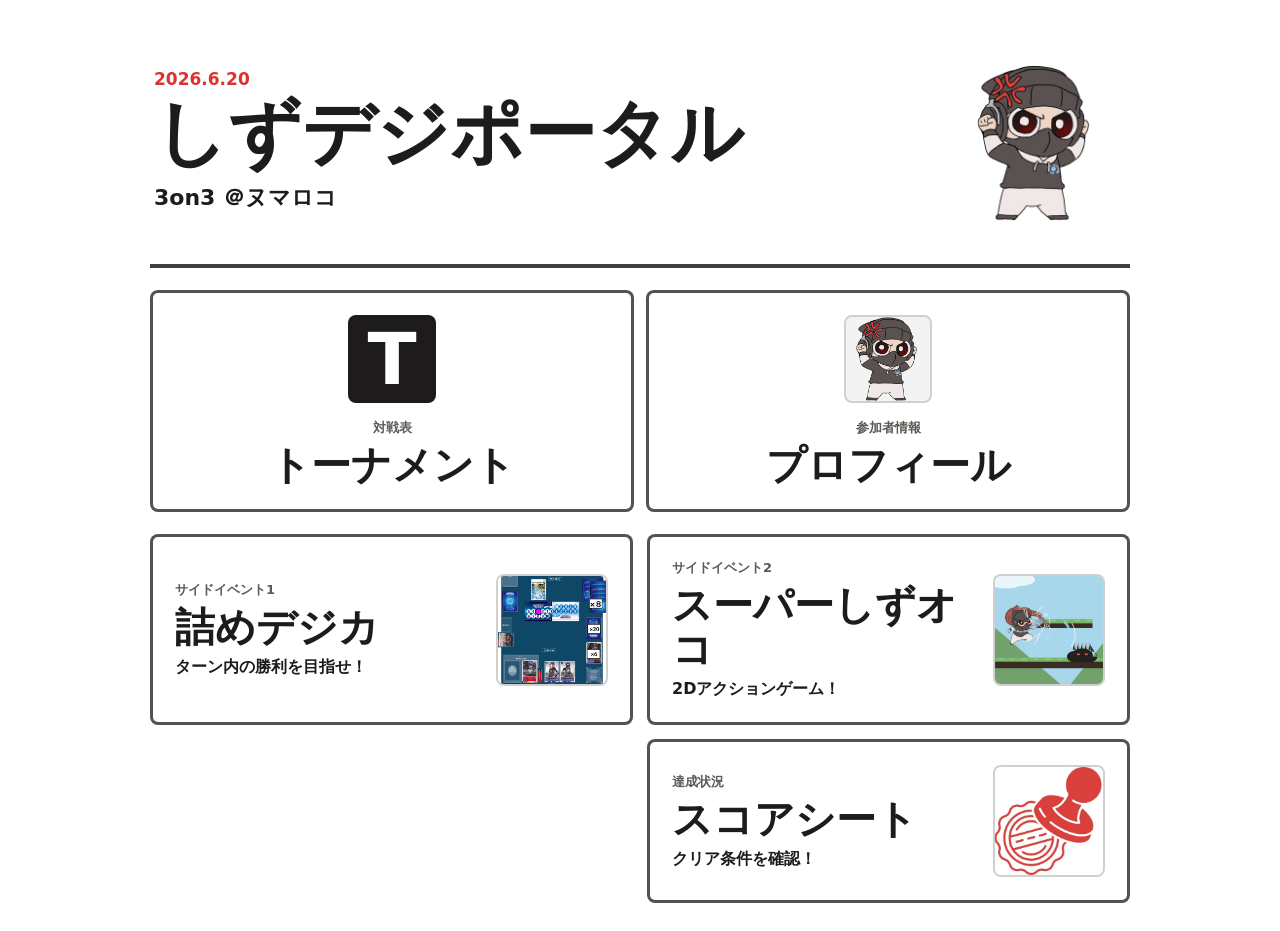
<file: index.html>
<!doctype html>
<html lang="ja" class="portal-page">
  <head>
    <meta charset="utf-8" />
    <meta name="viewport" content="width=device-width, initial-scale=1" />
    <title>しずデジ 3on3</title>
    <link rel="stylesheet" href="./styles.css" />
  </head>
  <body class="portal-body">
    <main class="portal-shell" aria-label="しずデジ 3on3">
      <header class="portal-hero">
        <div>
          <p class="portal-date">2026.6.20</p>
          <h1 class="portal-main-title">しずデジポータル</h1>
          <p>3on3 ＠ヌマロコ</p>
        </div>
        <img src="./shizuoko_images/gkok001_01.png" alt="しずオコくん" />
      </header>

      <section class="quick-links" aria-label="イベント情報">
        <a class="content-card quick-card" href="https://tonamel.com/competition/BOYHx/tournament">
          <span class="content-thumb thumb-tournament" aria-hidden="true">T</span>
          <span class="content-text">
            <span class="content-kicker">対戦表</span>
            <strong>トーナメント</strong>
          </span>
        </a>
        <a class="content-card quick-card" href="./profile.html">
          <span class="content-thumb">
            <img src="./shizuoko_images/gkok001_01.png" alt="" />
          </span>
          <span class="content-text">
            <span class="content-kicker">参加者情報</span>
            <strong>プロフィール</strong>
          </span>
        </a>
      </section>

      <section class="content-links" aria-label="コンテンツ一覧">
        <a class="content-card" href="./tsume-digica.html">
          <span class="content-thumb">
            <img src="./assets/tsume-digica/20260620_tsume_vulcanusmon.png" alt="" />
          </span>
          <span class="content-text">
            <span class="content-kicker">サイドイベント1</span>
            <strong>詰めデジカ</strong>
            <span>ターン内の勝利を目指せ！</span>
          </span>
        </a>
        <a class="content-card" href="./game.html">
          <span class="content-thumb">
            <img src="./assets/menu/super-shizuoko-thumb.jpg" alt="" />
          </span>
          <span class="content-text">
            <span class="content-kicker">サイドイベント2</span>
            <strong>スーパーしずオコ</strong>
            <span>2Dアクションゲーム！</span>
          </span>
        </a>
        <a class="content-card score-card" href="./score-sheet.html">
          <span class="content-thumb">
            <img src="./assets/menu/score-sheet-thumb.jpg" alt="" />
          </span>
          <span class="content-text">
            <span class="content-kicker">達成状況</span>
            <strong>スコアシート</strong>
            <span>クリア条件を確認！</span>
          </span>
        </a>
      </section>
    </main>
  </body>
</html>
</file>
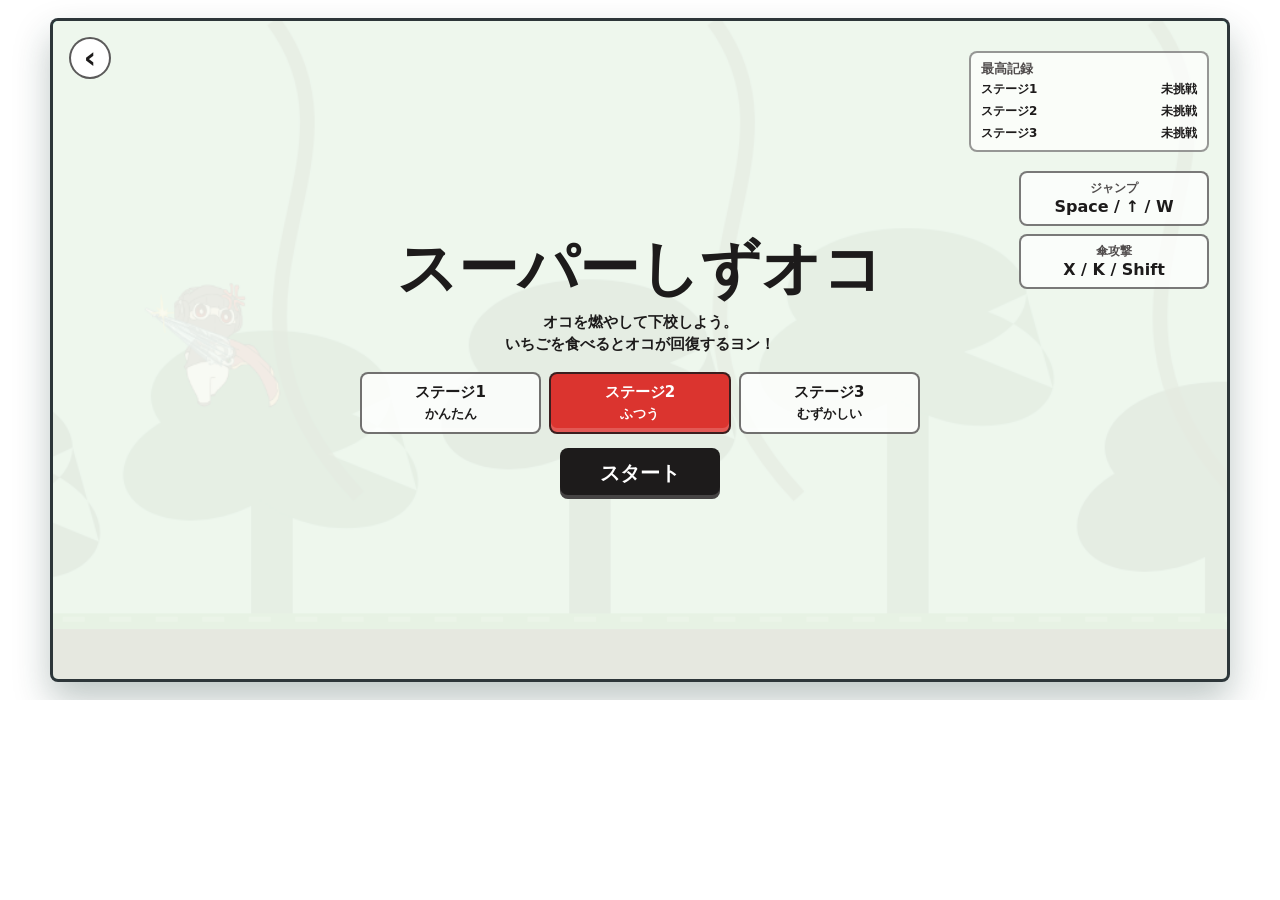
<file: game.html>
<!doctype html>
<html lang="ja">
  <head>
    <meta charset="utf-8" />
    <meta name="viewport" content="width=device-width, initial-scale=1, maximum-scale=1, user-scalable=no" />
    <title>スーパーしずオコ</title>
    <link rel="stylesheet" href="./styles.css" />
  </head>
  <body>
    <main class="game-shell">
      <section class="stage-wrap" aria-label="スーパーしずオコ">
        <canvas id="game" width="960" height="540"></canvas>
        <div class="hud" aria-live="polite">
          <div>
            <span class="hud-label">いちご</span>
            <strong id="score">0</strong>
          </div>
          <div>
            <span class="hud-label">距離</span>
            <strong id="distance">0m</strong>
          </div>
          <div class="oko-panel">
            <span class="hud-label">オコ(体力)</span>
            <div class="oko-meter" aria-hidden="true">
              <span id="okoFill"></span>
            </div>
            <strong id="rage">100%</strong>
          </div>
          <div class="time-panel">
            <span class="hud-label">時間</span>
            <strong id="time">0.0</strong>
          </div>
        </div>
        <nav class="touch-controls" aria-label="タッチ操作">
          <button data-hold="jump" class="jump" type="button" aria-label="ジャンプ">ジャンプ</button>
          <button data-tap="attack" class="attack" type="button" aria-label="傘攻撃">アタック</button>
        </nav>
        <div class="rotate-hint" aria-hidden="true"></div>
        <div id="message" class="message">
          <a class="message-menu-link" href="./index.html" aria-label="メインメニューへ戻る">‹</a>
          <div class="message-image-wrap">
            <img id="messageImage" alt="" />
            <span class="message-image-copy" aria-hidden="true">
              <span id="messageImageGrade" class="message-image-grade"></span>
              <span id="messageImageText" class="message-image-text"></span>
            </span>
          </div>
          <h1>スーパーしずオコ</h1>
          <p>オコを燃やして家まで下校しよう。いちごを食べるとオコが回復するぞ！</p>
          <div id="stageSelect" class="stage-select" aria-label="ステージ選択"></div>
          <div id="recordPanel" class="record-panel" aria-label="スコア記録"></div>
          <dl class="controls-guide" aria-label="操作方法">
            <div>
              <dt>ジャンプ</dt>
              <dd>Space / ↑ / W</dd>
            </div>
            <div>
              <dt>傘攻撃</dt>
              <dd>X / K / Shift</dd>
            </div>
          </dl>
          <button id="startButton" type="button">スタート</button>
          <button id="stageReturnButton" class="stage-return-button" type="button" hidden>ゲームスタート画面へ</button>
        </div>
      </section>
    </main>

    <script src="./game.js"></script>
  </body>
</html>
</file>
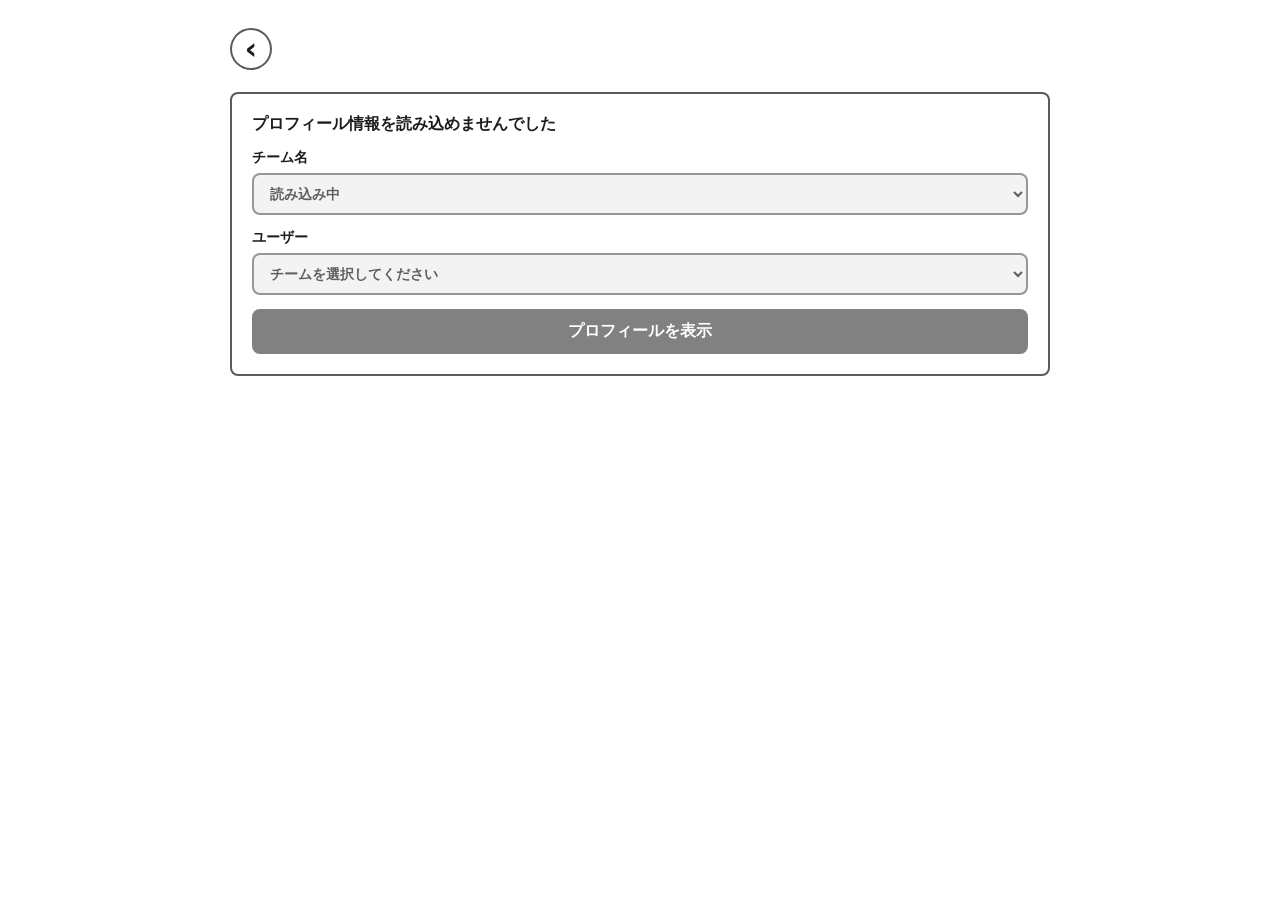
<file: profile.html>
<!doctype html>
<html lang="ja" class="portal-page">
  <head>
    <meta charset="utf-8" />
    <meta name="viewport" content="width=device-width, initial-scale=1" />
    <title>プロフィール | しずデジ</title>
    <link rel="stylesheet" href="./styles.css" />
  </head>
  <body class="portal-body">
    <main class="portal-shell profile-shell" aria-label="プロフィール">
      <a class="back-link tsume-top-link" href="./index.html" aria-label="メインメニューへ戻る">‹</a>

      <section id="profileSetup" class="profile-panel" aria-label="プロフィール選択">
        <p id="profileStatus">プロフィール情報を読み込んでいます。</p>
        <label>
          チーム名
          <select id="teamSelect" disabled>
            <option value="">読み込み中</option>
          </select>
        </label>
        <label>
          ユーザー
          <select id="userSelect" disabled>
            <option value="">チームを選択してください</option>
          </select>
        </label>
        <button id="saveProfile" type="button" disabled>プロフィールを表示</button>
      </section>

      <section id="profileCard" class="profile-card" hidden aria-label="プロフィールカード">
        <p class="profile-team"></p>
        <h2></h2>
        <dl></dl>
        <section class="match-panel" aria-label="フリーマッチ対戦登録">
          <h3>フリーマッチ対戦</h3>
          <p class="match-help">フリーマッチ対戦を行ったら対戦相手の名前をここに入力してください。</p>
          <div class="match-search">
            <input id="opponentSearch" type="search" placeholder="相手の名前・IDで検索" autocomplete="off" />
            <button id="addOpponent" type="button" disabled>登録</button>
          </div>
          <div id="opponentResults" class="opponent-results" role="listbox" aria-label="候補"></div>
          <ul id="matchList" class="match-list"></ul>
        </section>
        <section class="profile-toggles" aria-label="追加ポイント">
          <label class="toggle-row">
            <span>
              <strong>#しずデジ 投稿</strong>
              <small>Xに「#しずデジ」の投稿を1回以上したらチェックしてください。</small>
            </span>
            <input id="postedToggle" type="checkbox" />
            <span class="toggle-switch" aria-hidden="true"></span>
          </label>
          <label class="toggle-row">
            <span>
              <strong>購入</strong>
              <small>沼津バトロコで商品を購入したらチェックしてください。</small>
            </span>
            <input id="purchaseToggle" type="checkbox" />
            <span class="toggle-switch" aria-hidden="true"></span>
          </label>
        </section>
        <button id="changeProfile" type="button">選び直す</button>
      </section>
    </main>

    <script src="./profile-config.js"></script>
    <script src="./profile.js"></script>
  </body>
</html>
</file>
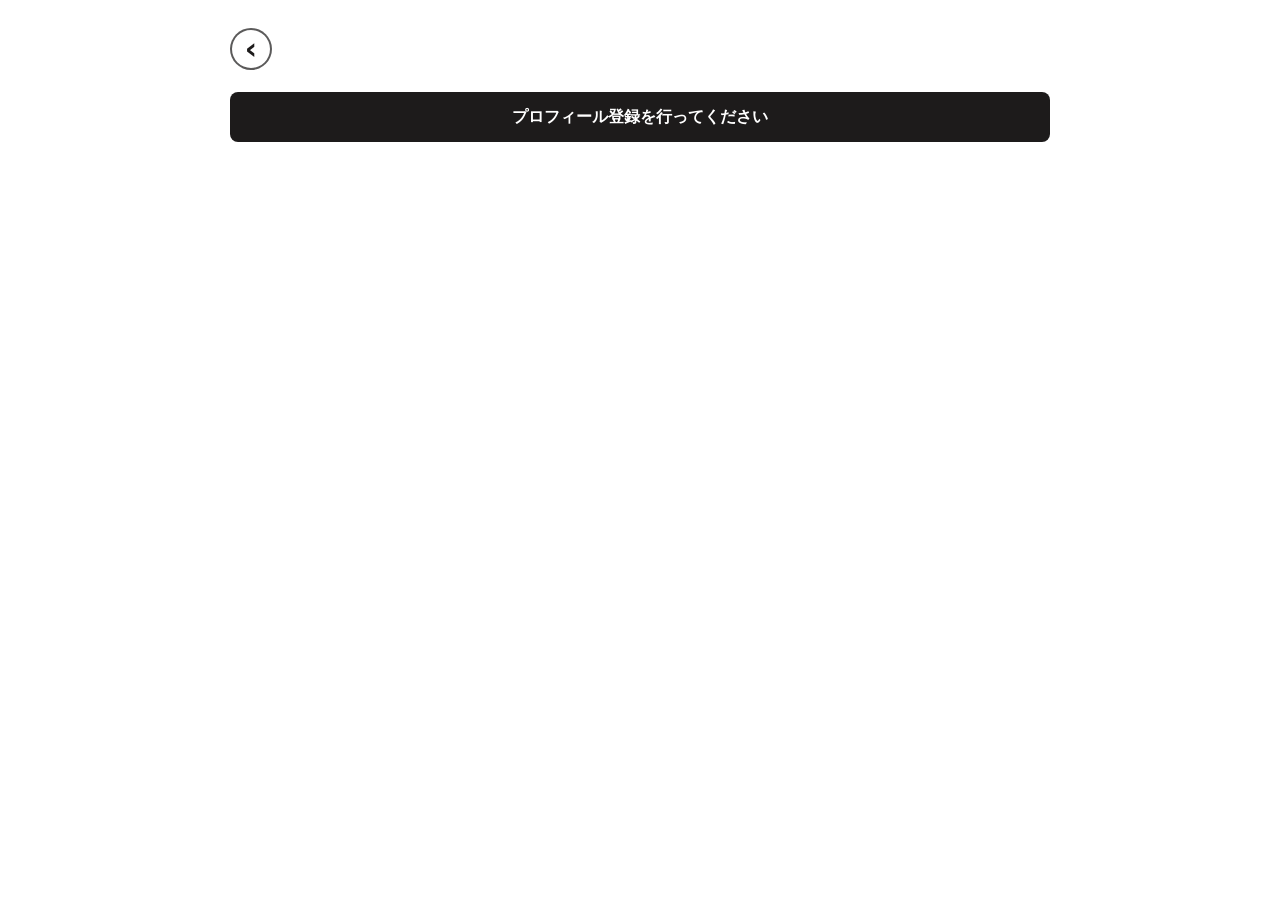
<file: score-sheet.html>
<!doctype html>
<html lang="ja" class="portal-page">
  <head>
    <meta charset="utf-8" />
    <meta name="viewport" content="width=device-width, initial-scale=1" />
    <title>スコアシート | しずデジ</title>
    <link rel="stylesheet" href="./styles.css" />
  </head>
  <body class="portal-body">
    <main class="portal-shell profile-shell" aria-label="スコアシート">
      <a class="back-link tsume-top-link" href="./index.html" aria-label="メインメニューへ戻る">‹</a>

      <section class="score-sheet-panel">
        <p class="portal-date">達成ポイント</p>
        <h1>スコアシート</h1>
        <p id="scoreOwner" class="score-owner">プロフィール未選択</p>
        <div class="score-total">
          <strong id="scoreTotal">0</strong>
          <span>/ 15pt</span>
        </div>
        <div id="scoreStamps" class="score-stamps" aria-label="ポイント"></div>
        <dl id="scoreBreakdown" class="score-breakdown"></dl>
      </section>
      <a id="scoreProfileLink" class="score-profile-link" href="./profile.html" hidden>プロフィール登録を行ってください</a>
      <div class="score-actions">
        <button id="claimPrize" class="claim-prize" type="button">景品受取(スタッフ操作)</button>
        <p id="claimStatus" class="claim-status"></p>
      </div>
    </main>

    <script src="./score-sheet-config.js"></script>
    <script src="./score-sheet.js"></script>
  </body>
</html>
</file>
<file: styles.css>
:root {
  color-scheme: light;
  --app-height: 100dvh;
  --mobile-browser-bottom-gap: 0px;
  --touch-controls-bottom: 18px;
  --ink: #1d1b1b;
  --panel: rgba(255, 255, 255, 0.86);
  --accent: #db342f;
}

* {
  box-sizing: border-box;
  -webkit-tap-highlight-color: transparent;
  -webkit-touch-callout: none;
}

[hidden] {
  display: none !important;
}

html,
body {
  margin: 0;
  min-height: 100%;
  overflow-x: hidden;
  width: 100%;
}

html.portal-page,
html.portal-page body {
  height: auto;
  min-height: 100%;
  overflow-y: visible;
  touch-action: auto;
}

body {
  align-items: center;
  background: #fff;
  color: var(--ink);
  display: flex;
  font-family:
    system-ui,
    -apple-system,
    BlinkMacSystemFont,
    "Hiragino Sans",
    "Noto Sans JP",
    sans-serif;
  justify-content: center;
  padding: 18px;
  overscroll-behavior: none;
}

html.is-touch,
html.is-touch body,
html.is-touch button,
html.is-touch canvas {
  touch-action: none;
  user-select: none;
  -webkit-user-drag: none;
  -webkit-user-select: none;
}

html.portal-page.is-touch,
html.portal-page.is-touch body,
html.portal-page.is-touch button {
  touch-action: auto;
}

button {
  border: 0;
  cursor: pointer;
  font: inherit;
}

button:disabled {
  cursor: not-allowed;
  opacity: 0.55;
}

.portal-body {
  align-items: stretch;
  background: #fff;
  display: block;
  min-height: 100vh;
  overscroll-behavior: auto;
  padding: 28px;
  touch-action: auto;
}

.portal-shell {
  display: grid;
  gap: 22px;
  margin: auto;
  max-width: 980px;
  min-width: 0;
  width: min(100%, 980px);
}

.portal-narrow {
  max-width: 760px;
}

.portal-hero {
  align-items: center;
  border-bottom: 4px solid rgba(29, 27, 27, 0.84);
  display: grid;
  gap: 20px;
  grid-template-columns: minmax(0, 1fr) 180px;
  min-height: 240px;
  overflow: hidden;
  padding: 18px 4px 26px;
}

.portal-date {
  color: #db342f;
  font-size: 17px;
  font-weight: 900;
  letter-spacing: 0;
  margin: 0 0 8px;
}

.portal-hero h1 {
  font-size: clamp(44px, 8vw, 86px);
  line-height: 1;
  margin: 0 0 12px;
}

.portal-hero .portal-main-title {
  font-size: clamp(30px, 7vw, 72px);
  white-space: nowrap;
}

.portal-hero p:not(.portal-date) {
  font-size: clamp(16px, 2.2vw, 22px);
  font-weight: 800;
  line-height: 1.55;
  margin: 0;
}

.portal-hero img {
  align-self: end;
  height: 190px;
  object-fit: contain;
  width: 180px;
}

.content-links {
  display: grid;
  gap: 14px;
  grid-template-columns: repeat(2, minmax(0, 1fr));
}

.quick-links {
  display: grid;
  gap: 12px;
  grid-template-columns: repeat(2, minmax(0, 1fr));
}

.content-card {
  background: rgba(255, 255, 255, 0.86);
  border: 3px solid rgba(29, 27, 27, 0.76);
  border-radius: 8px;
  color: var(--ink);
  display: grid;
  gap: 16px;
  grid-template-columns: minmax(0, 1fr) 112px;
  grid-template-rows: 1fr;
  align-items: center;
  min-height: 164px;
  padding: 22px;
  text-decoration: none;
  transition:
    box-shadow 160ms ease,
    transform 160ms ease;
}

.quick-card {
  grid-template-columns: 1fr;
  justify-items: center;
  min-height: 132px;
  text-align: center;
}

.quick-card .content-thumb {
  grid-column: 1;
  grid-row: 1;
  width: 88px;
}

.quick-card .content-text {
  grid-column: 1;
  grid-row: 2;
}

.quick-card strong {
  font-size: clamp(20px, 3vw, 30px);
}

.score-card {
  grid-column: 2;
}

.content-kicker {
  color: #5d5955;
  display: block;
  font-size: 13px;
  font-weight: 900;
}

.content-card strong {
  display: block;
  font-size: clamp(26px, 4vw, 40px);
  line-height: 1.1;
}

.content-text {
  display: grid;
  gap: 6px;
  min-width: 0;
}

.content-text span:last-child {
  font-size: 16px;
  font-weight: 800;
  line-height: 1.45;
}

.content-thumb {
  align-items: center;
  background: #f3f3f3;
  border: 2px solid rgba(29, 27, 27, 0.16);
  border-radius: 8px;
  display: flex;
  grid-column: 2;
  grid-row: 1;
  height: auto;
  aspect-ratio: 1 / 1;
  justify-content: center;
  overflow: hidden;
  width: 100%;
}

.content-thumb img {
  display: block;
  height: 100%;
  object-fit: cover;
  width: 100%;
}

.thumb-tournament {
  background: #1d1b1b;
  color: #fff;
  font-size: 72px;
  font-weight: 900;
}

.thumb-score {
  background: #db342f;
  color: #fff;
  font-size: 52px;
  font-weight: 900;
}

.content-card:hover,
.content-card:focus-visible,
.back-link:hover,
.back-link:focus-visible {
  box-shadow: 0 10px 20px rgba(29, 27, 27, 0.12);
  transform: translateY(-2px);
}

.back-link,
.message-menu-link {
  align-items: center;
  background: #fff;
  border: 2px solid rgba(29, 27, 27, 0.72);
  border-radius: 999px;
  color: var(--ink);
  display: inline-flex;
  font-size: 30px;
  font-weight: 900;
  height: 42px;
  justify-content: center;
  justify-self: center;
  line-height: 1;
  padding: 0;
  text-decoration: none;
  width: 42px;
}

.back-link.text-back-link {
  align-self: center;
  border-radius: 8px;
  display: inline-flex;
  font-size: 16px;
  height: auto;
  line-height: 1.2;
  margin-top: 14px;
  min-height: 42px;
  min-width: max-content;
  padding: 10px 18px;
  white-space: nowrap;
  width: fit-content;
}

.tsume-shell {
  max-width: 1120px;
}

.tsume-top-link {
  justify-self: start;
}

.profile-shell {
  max-width: 820px;
}

.profile-panel,
.profile-card {
  background: rgba(255, 255, 255, 0.94);
  border: 2px solid rgba(29, 27, 27, 0.72);
  border-radius: 8px;
  display: grid;
  gap: 14px;
  padding: 20px;
}

.profile-card {
  position: relative;
}

.profile-panel p {
  font-weight: 800;
  margin: 0;
}

.profile-panel label {
  display: grid;
  font-size: 14px;
  font-weight: 900;
  gap: 6px;
}

.profile-panel select,
.profile-panel button,
.profile-card button {
  border: 2px solid rgba(29, 27, 27, 0.62);
  border-radius: 8px;
  color: var(--ink);
  font: inherit;
  font-weight: 900;
  padding: 10px 12px;
}

.profile-panel button,
.profile-card button {
  background: var(--ink);
  color: #fff;
}

.profile-card > #changeProfile {
  background: transparent;
  border: 0;
  color: #5d5955;
  font-size: 13px;
  padding: 0;
  position: absolute;
  right: 16px;
  top: 14px;
}

.profile-card > #changeProfile:hover,
.profile-card > #changeProfile:focus-visible {
  color: var(--ink);
  text-decoration: underline;
}

.profile-card .profile-team {
  color: #db342f;
  font-size: 15px;
  font-weight: 900;
  margin: 0;
}

.profile-card h2 {
  font-size: clamp(32px, 5vw, 54px);
  line-height: 1;
  margin: 0;
}

.profile-card dl {
  display: grid;
  gap: 8px 14px;
  grid-template-columns: max-content minmax(0, 1fr);
  margin: 0;
}

.profile-card dt {
  color: #5d5955;
  font-weight: 900;
}

.profile-card .profile-empty-label {
  display: none;
}

.profile-card dd {
  font-weight: 800;
  margin: 0;
}

.match-panel {
  border-top: 2px solid rgba(29, 27, 27, 0.12);
  display: grid;
  gap: 10px;
  margin-top: 4px;
  padding-top: 16px;
}

.match-panel h3 {
  font-size: 18px;
  margin: 0;
}

.match-help {
  color: #5d5955;
  font-size: 13px;
  font-weight: 800;
  margin: 0;
}

.match-search {
  display: grid;
  gap: 8px;
  grid-template-columns: minmax(0, 1fr) auto;
}

.match-search input {
  border: 2px solid rgba(29, 27, 27, 0.62);
  border-radius: 8px;
  color: var(--ink);
  font: inherit;
  font-weight: 800;
  min-width: 0;
  padding: 10px 12px;
}

.opponent-results {
  display: grid;
  gap: 6px;
}

.opponent-results:empty {
  display: none;
}

.opponent-results button,
.match-list button {
  background: #fff;
  color: var(--ink);
}

.match-list {
  display: grid;
  gap: 6px;
  list-style: none;
  margin: 0;
  padding: 0;
}

.match-list:empty::before {
  color: #5d5955;
  content: "対戦相手は未登録です。";
  font-size: 13px;
  font-weight: 800;
}

.match-list li {
  align-items: center;
  border: 2px solid rgba(29, 27, 27, 0.12);
  border-radius: 8px;
  display: flex;
  gap: 8px;
  justify-content: space-between;
  padding: 8px 10px;
}

.match-list button {
  font-size: 12px;
  padding: 4px 8px;
}

.profile-toggles {
  border-top: 2px solid rgba(29, 27, 27, 0.12);
  display: grid;
  gap: 10px;
  padding-top: 16px;
}

.toggle-row {
  align-items: center;
  border: 2px solid rgba(29, 27, 27, 0.12);
  border-radius: 8px;
  cursor: pointer;
  display: grid;
  gap: 12px;
  grid-template-columns: minmax(0, 1fr) auto;
  padding: 10px 12px;
}

.toggle-row > span:first-child {
  display: grid;
  gap: 3px;
}

.toggle-row strong {
  font-size: 15px;
}

.toggle-row small {
  color: #5d5955;
  font-size: 13px;
  font-weight: 800;
}

.toggle-row input {
  opacity: 0;
  pointer-events: none;
  position: absolute;
}

.toggle-switch {
  background: #d9d5d0;
  border: 2px solid rgba(29, 27, 27, 0.55);
  border-radius: 999px;
  display: block;
  height: 30px;
  position: relative;
  width: 54px;
}

.toggle-switch::before {
  background: #fff;
  border-radius: 999px;
  content: "";
  height: 20px;
  left: 3px;
  position: absolute;
  top: 3px;
  transition: transform 140ms ease;
  width: 20px;
}

.toggle-row input:checked + .toggle-switch {
  background: #1f9d48;
  border-color: #157236;
}

.toggle-row input:checked + .toggle-switch::before {
  transform: translateX(24px);
}

.score-sheet-panel {
  background: rgba(255, 255, 255, 0.94);
  border: 2px solid rgba(29, 27, 27, 0.72);
  border-radius: 8px;
  display: grid;
  gap: 14px;
  padding: 22px;
}

.score-sheet-panel h1 {
  font-size: clamp(34px, 7vw, 64px);
  line-height: 1;
  margin: 0;
}

.score-owner {
  color: #5d5955;
  font-weight: 900;
  margin: 0;
}

.score-total {
  align-items: baseline;
  display: flex;
  gap: 8px;
}

.score-total strong {
  color: #db342f;
  font-size: clamp(56px, 14vw, 110px);
  line-height: 0.9;
}

.score-total span {
  font-size: 24px;
  font-weight: 900;
}

.score-stamps {
  display: grid;
  gap: 8px;
  grid-template-columns: repeat(5, 1fr);
}

.score-stamps span {
  aspect-ratio: 1 / 1;
  border: 3px solid rgba(29, 27, 27, 0.3);
  border-radius: 999px;
  color: rgba(29, 27, 27, 0.36);
  display: grid;
  font-size: clamp(14px, 4vw, 24px);
  font-weight: 900;
  place-items: center;
  position: relative;
}

.score-stamps span.is-filled {
  background: #db342f;
  border-color: #db342f;
  color: #fff;
}

.score-stamps span.is-prize::before {
  background: url("./shizuoko_images/gkok001_01.png") center / contain no-repeat;
  content: "";
  inset: 12%;
  opacity: 0.28;
  position: absolute;
}

.score-stamps span.is-prize.is-filled::before {
  filter: brightness(0) invert(1);
  opacity: 0.42;
}

.score-breakdown {
  display: grid;
  gap: 8px 14px;
  grid-template-columns: minmax(0, 1fr) max-content;
  margin: 0;
}

.score-breakdown dt,
.score-breakdown a,
.score-breakdown dd {
  border-top: 1px solid rgba(29, 27, 27, 0.12);
  font-weight: 900;
  margin: 0;
  padding-top: 8px;
}

.score-breakdown a {
  color: var(--ink);
  text-decoration: underline;
  text-decoration-thickness: 2px;
  text-underline-offset: 3px;
}

.score-breakdown dd {
  text-align: right;
}

.score-breakdown dd::after,
.score-breakdown-detail {
  color: #5d5955;
  display: block;
  font-size: 12px;
  margin-top: 2px;
}

.score-breakdown dd::after {
  content: attr(data-detail);
}

.score-breakdown-detail {
  line-height: 1.35;
}

.score-breakdown-detail span {
  display: block;
}

.score-actions {
  display: grid;
  gap: 8px;
  justify-items: center;
}

.score-profile-link {
  background: var(--ink);
  border-radius: 8px;
  box-sizing: border-box;
  color: #fff;
  font-size: 16px;
  font-weight: 900;
  justify-self: stretch;
  line-height: 1.35;
  max-width: 100%;
  padding: 14px 18px;
  text-align: center;
  text-decoration: none;
}

.claim-prize {
  background: var(--ink);
  border: 2px solid rgba(29, 27, 27, 0.72);
  border-radius: 8px;
  color: #fff;
  font: inherit;
  font-weight: 900;
  padding: 12px 14px;
}

.claim-status {
  color: #db342f;
  font-size: 14px;
  font-weight: 900;
  margin: 0;
}

.tsume-hero {
  grid-template-columns: minmax(0, 1fr) 150px;
  min-height: 190px;
}

.tsume-hero img {
  height: 150px;
  width: 150px;
}

.puzzle-list {
  display: grid;
  gap: 12px;
}

.puzzle-panel {
  background: rgba(255, 255, 255, 0.94);
  border: 2px solid rgba(29, 27, 27, 0.72);
  border-radius: 8px;
  min-width: 0;
  overflow: hidden;
}

.puzzle-panel > summary {
  align-items: center;
  cursor: pointer;
  display: grid;
  gap: 8px 12px;
  grid-template-columns: minmax(0, 1fr) 76px;
  list-style: none;
  padding: 16px 18px;
}

.puzzle-panel > summary::-webkit-details-marker,
.card-group > summary::-webkit-details-marker {
  display: none;
}

.puzzle-panel > summary::after {
  content: "開く";
  font-size: 13px;
  font-weight: 900;
  grid-column: 1;
  grid-row: 2;
  justify-self: start;
  margin-left: 0;
}

.puzzle-panel[open] > summary {
  border-bottom: 2px solid rgba(29, 27, 27, 0.12);
}

.puzzle-panel[open] > summary::after {
  content: "閉じる";
}

.puzzle-thumb {
  aspect-ratio: 1 / 1;
  background: #f3f3f3;
  border: 2px solid rgba(29, 27, 27, 0.18);
  border-radius: 8px;
  display: block;
  grid-column: 2;
  grid-row: 1 / span 2;
  height: 76px;
  overflow: hidden;
  padding: 0;
  width: 76px;
}

.puzzle-thumb img {
  display: block;
  height: 100%;
  object-fit: cover;
  width: 100%;
}

.puzzle-title {
  display: grid;
  gap: 5px;
  min-width: 0;
}

.puzzle-title > span {
  align-items: center;
  display: flex;
  flex-wrap: wrap;
  gap: 8px;
}

.puzzle-title > span > b {
  background: #f3f3f3;
  border: 1px solid rgba(29, 27, 27, 0.2);
  border-radius: 999px;
  color: #db342f;
  font-size: 13px;
  font-weight: 900;
  padding: 3px 9px;
  white-space: nowrap;
}

.puzzle-clear-mark {
  align-items: center;
  background: #f2fbf4;
  border: 1px solid rgba(31, 157, 72, 0.42);
  border-radius: 999px;
  color: #1f9d48;
  display: inline-flex;
  font-size: 15px;
  font-weight: 900;
  justify-content: center;
  line-height: 1;
  min-height: 24px;
  min-width: 34px;
  padding: 3px 9px;
}

.puzzle-title strong {
  font-size: clamp(18px, 2.4vw, 26px);
}

.puzzle-content {
  display: grid;
  gap: 18px;
  grid-template-columns: minmax(280px, 0.9fr) minmax(0, 1.1fr);
  min-width: 0;
  padding: 18px;
}

.puzzle-content.is-board-only {
  grid-template-columns: minmax(0, 1fr);
}

.puzzle-main {
  display: grid;
  gap: 10px;
  min-width: 0;
}

.puzzle-rule {
  border: 2px solid rgba(29, 27, 27, 0.16);
  border-radius: 8px;
  color: var(--ink);
  display: grid;
  font-size: 14px;
  font-weight: 800;
  gap: 5px;
  line-height: 1.45;
  padding: 10px 12px;
}

.puzzle-rule p {
  margin: 0;
}

.puzzle-board {
  aspect-ratio: 1 / 1;
  background: #fff;
  border: 2px solid rgba(29, 27, 27, 0.28);
  border-radius: 8px;
  display: block;
  min-width: 0;
  overflow: hidden;
  padding: 8px;
  width: 100%;
}

.puzzle-board img {
  display: block;
  height: 100%;
  max-height: 720px;
  max-width: 100%;
  object-fit: contain;
  width: 100%;
}

.card-groups {
  display: grid;
  gap: 12px;
  min-width: 0;
}

.standalone-card-groups {
  margin: 0 18px 18px;
}

.card-group {
  border: 2px solid rgba(29, 27, 27, 0.24);
  border-radius: 8px;
  min-width: 0;
  padding: 12px;
}

.card-group > summary {
  cursor: pointer;
  font-size: 18px;
  font-weight: 900;
  line-height: 1;
  list-style: none;
  margin: 0;
}

.card-group > summary::after {
  content: "閉じる";
  color: #5d5955;
  float: right;
  font-size: 12px;
  font-weight: 900;
}

.card-group:not([open]) > summary::after {
  content: "開く";
}

.card-group[open] > .card-grid {
  margin-top: 10px;
}

.card-grid {
  display: flex;
  gap: 8px;
  overflow-x: auto;
  padding-bottom: 4px;
  scrollbar-width: thin;
}

.card-grid button {
  align-items: center;
  background: #fff;
  border: 0;
  border-radius: 0;
  color: var(--ink);
  display: block;
  flex: 0 0 auto;
  font-size: 14px;
  font-weight: 900;
  min-height: 0;
  padding: 0;
}

.card-grid button img {
  border-radius: 0;
  display: block;
  height: 124px;
  object-fit: contain;
  width: 90px;
}

.card-grid button span {
  display: none;
}

.puzzle-placeholder {
  color: #5d5955;
  font-weight: 800;
  margin: 0;
  padding: 0 18px 18px;
}

.puzzle-quiz {
  border-top: 2px solid rgba(29, 27, 27, 0.12);
  margin: 0 18px 18px;
  padding-top: 14px;
}

.puzzle-quiz form {
  display: grid;
  gap: 10px;
}

.puzzle-quiz form > strong {
  font-size: 17px;
}

.puzzle-quiz label {
  display: grid;
  gap: 6px;
  font-size: 14px;
  font-weight: 900;
}

.puzzle-quiz select,
.puzzle-quiz button {
  background: #fff;
  border: 2px solid rgba(29, 27, 27, 0.72);
  border-radius: 8px;
  color: var(--ink);
  font: inherit;
  font-weight: 900;
  padding: 9px 14px;
}

.puzzle-quiz button {
  background: #db342f;
  color: #fff;
}

.puzzle-quiz button:disabled {
  background: #5d5955;
}

.quiz-status {
  color: #5d5955;
  font-size: 13px;
  font-weight: 900;
  margin: 0;
}

.quiz-status.is-correct {
  color: #db342f;
}

.quiz-status.is-wrong {
  color: #1d1b1b;
}

.zoom-dialog {
  background: rgba(255, 255, 255, 0.98);
  border: 3px solid rgba(29, 27, 27, 0.82);
  border-radius: 8px;
  max-height: min(92vh, 900px);
  max-width: min(92vw, 980px);
  padding: 42px 14px 14px;
}

.zoom-dialog::backdrop {
  background: rgba(0, 0, 0, 0.62);
}

.zoom-dialog img {
  display: block;
  max-height: calc(92vh - 70px);
  max-width: calc(92vw - 36px);
  object-fit: contain;
}

.zoom-close {
  background: var(--ink);
  border-radius: 999px;
  color: #fff;
  font-size: 18px;
  font-weight: 900;
  height: 32px;
  position: absolute;
  right: 10px;
  top: 8px;
  width: 32px;
}

.game-shell {
  display: grid;
  gap: 12px;
  max-width: 960px;
  min-width: 0;
  width: min(100%, 960px);
}

.stage-wrap {
  aspect-ratio: 16 / 9;
  background: #8fd5ee;
  border: 3px solid rgba(29, 27, 27, 0.85);
  border-radius: 8px;
  box-shadow: 0 18px 36px rgba(22, 53, 45, 0.28);
  min-width: 0;
  overflow: hidden;
  position: relative;
  touch-action: none;
  user-select: none;
  -webkit-touch-callout: none;
  -webkit-user-select: none;
  width: 100%;
}

canvas {
  display: block;
  height: 100%;
  width: 100%;
}

.hud {
  display: flex;
  gap: 8px;
  left: 12px;
  pointer-events: none;
  position: absolute;
  top: 12px;
  z-index: 5;
}

.hud > div {
  align-items: baseline;
  background: var(--panel);
  border: 2px solid rgba(29, 27, 27, 0.78);
  border-radius: 8px;
  display: flex;
  gap: 6px;
  min-width: 92px;
  padding: 7px 10px;
}

.hud .oko-panel {
  min-width: 190px;
}

.hud .oko-panel.is-damage {
  animation: oko-shake 90ms linear infinite;
  background: rgba(255, 235, 235, 0.95);
  border-color: rgba(205, 24, 24, 0.92);
  box-shadow: 0 0 0 3px rgba(225, 26, 26, 0.18);
}

.hud-label {
  color: #4b4848;
  font-size: 12px;
  font-weight: 700;
}

.hud strong {
  font-size: 18px;
  line-height: 1;
}

.oko-meter {
  background: rgba(29, 27, 27, 0.18);
  border: 2px solid rgba(29, 27, 27, 0.72);
  border-radius: 999px;
  height: 13px;
  overflow: hidden;
  width: 86px;
}

.oko-meter span {
  background: #db342f;
  display: block;
  height: 100%;
  transition: width 120ms linear;
  width: 100%;
}

.oko-panel.is-damage .oko-meter {
  background: rgba(255, 0, 0, 0.16);
  border-color: rgba(205, 24, 24, 0.9);
}

.oko-panel.is-damage .oko-meter span {
  background: #d40000;
}

.oko-panel.is-damage strong {
  color: #c41616;
}

@keyframes oko-shake {
  0%,
  100% {
    transform: translateX(0);
  }

  25% {
    transform: translateX(-20px);
    transform: translateY(-20px);
  }

  75% {
    transform: translateX(20px);
    transform: translateY(20px);
  }
}

.message {
  align-items: center;
  background: rgba(250, 252, 246, 0.9);
  display: none;
  flex-direction: column;
  inset: 0;
  justify-content: center;
  padding: 20px;
  position: absolute;
  text-align: center;
  user-select: none;
  z-index: 10;
}

.message.is-visible {
  display: flex;
}

.message-menu-link {
  left: 16px;
  position: absolute;
  top: 16px;
}

.stage-wrap:has(.message.is-visible) .hud,
.stage-wrap:has(.message.is-visible) .touch-controls {
  display: none;
}

.message h1 {
  font-size: clamp(28px, 7vw, 60px);
  line-height: 1.05;
  margin: 36px 0 12px;
  max-width: 100%;
  overflow-wrap: anywhere;
}

.message-image-wrap {
  display: none;
  height: min(34%, 190px);
  margin-bottom: 8px;
  position: relative;
  width: min(72%, 260px);
}

.message-image-wrap:has(img.is-visible) {
  display: block;
}

.message img {
  display: none;
  height: 100%;
  object-fit: contain;
  width: 100%;
}

.message img.is-visible {
  display: block;
}

.message-image-copy {
  display: none;
  left: 50%;
  position: absolute;
  top: 66%;
  transform: translateX(-50%);
  white-space: nowrap;
}

.message-image-grade,
.message-image-text {
  display: block;
  font-weight: 900;
  line-height: 1;
  text-align: left;
  white-space: nowrap;
}

.message-image-grade {
  color: #d81919;
  font-size: clamp(11px, 1.8vw, 15px);
  min-height: 1em;
}

.message-image-text {
  color: #2b2420;
  font-size: clamp(21px, 3.75vw, 29px);
  margin-top: clamp(6px, 1vw, 9px);
}

.message.is-win .message-image-copy {
  display: block;
}

.message.is-win h1 {
  display: none;
}

.message p {
  font-size: clamp(15px, 2.2vw, 20px);
  font-weight: 700;
  line-height: 1.5;
  margin: 0 0 16px;
  max-width: calc(100% - 28px);
  overflow-wrap: anywhere;
}

.message p.title-description {
  display: grid;
  font-size: 15px;
  line-height: 1.45;
  overflow-wrap: normal;
  white-space: nowrap;
}

.controls-guide {
  display: grid;
  gap: 8px;
  grid-template-columns: repeat(2, minmax(0, 1fr));
  margin: 0 0 18px;
  max-width: min(680px, calc(100% - 32px));
  width: 100%;
}

.controls-guide div {
  background: rgba(255, 255, 255, 0.72);
  border: 2px solid rgba(29, 27, 27, 0.58);
  border-radius: 8px;
  padding: 8px 10px;
}

.controls-guide dt,
.controls-guide dd {
  margin: 0;
}

.controls-guide dt {
  color: #514d4d;
  font-size: 12px;
  font-weight: 800;
}

.controls-guide dd {
  font-size: 16px;
  font-weight: 900;
  line-height: 1.25;
}

.message button,
.touch-controls button {
  background: var(--ink);
  border-radius: 8px;
  color: white;
  font-weight: 900;
}

.message button {
  box-shadow: inset 0 -4px 0 rgba(255, 255, 255, 0.18);
  font-size: 20px;
  min-width: 160px;
  padding: 12px 22px;
  touch-action: manipulation;
}

.message .stage-return-button {
  background: #fff;
  border: 2px solid rgba(29, 27, 27, 0.62);
  box-shadow: none;
  color: var(--ink);
  font-size: 14px;
  margin-top: 9px;
  min-width: 0;
  padding: 8px 14px;
}

.stage-select {
  display: grid;
  gap: 8px;
  grid-template-columns: repeat(3, minmax(0, 1fr));
  margin: 0 0 14px;
  max-width: min(560px, calc(100% - 28px));
  width: 100%;
}

.stage-select button {
  background: rgba(255, 255, 255, 0.78);
  border: 2px solid rgba(29, 27, 27, 0.62);
  border-radius: 8px;
  color: var(--ink);
  display: grid;
  font-size: 15px;
  font-weight: 900;
  gap: 3px;
  min-width: 0;
  padding: 9px 12px;
}

.stage-select button span:first-child {
  display: block;
  font-size: 15px;
}

.stage-select button span:last-child {
  display: block;
  font-size: 13px;
}

.stage-select button.is-selected {
  background: #db342f;
  border-color: rgba(29, 27, 27, 0.84);
  color: #fff;
}

.record-panel {
  background: rgba(255, 255, 255, 0.68);
  border: 2px solid rgba(29, 27, 27, 0.45);
  border-radius: 8px;
  display: grid;
  gap: 5px;
  margin: 0 0 14px;
  max-width: min(560px, calc(100% - 28px));
  padding: 8px 10px;
  width: 100%;
}

.record-panel div {
  display: flex;
  font-size: 13px;
  font-weight: 800;
  justify-content: space-between;
}

.record-panel strong {
  font-size: inherit;
}

.result-lines {
  display: grid;
  gap: 4px;
}

.result-line {
  align-items: baseline;
  display: grid;
  gap: 5px;
  grid-template-columns: 1em max-content max-content max-content;
  justify-content: center;
  line-height: 1.35;
}

.result-star {
  color: #f28c20;
}

.result-points {
  color: #4f4a45;
  font-size: 0.86em;
}

@media (min-width: 761px) and (hover: hover) and (pointer: fine) {
  .controls-guide {
    grid-template-columns: 1fr;
    margin: 0;
    max-width: 190px;
    position: absolute;
    right: 18px;
    top: 138px;
    width: 190px;
  }

  .controls-guide div {
    padding: 7px 9px;
  }

  .record-panel {
    margin: 0;
    max-width: 240px;
    padding-top: 28px;
    position: absolute;
    right: 18px;
    top: 18px;
    width: 240px;
  }

  .record-panel::before {
    color: #514d4d;
    content: "最高記録";
    font-size: 13px;
    font-weight: 900;
    left: 10px;
    position: absolute;
    top: 7px;
  }

  .record-panel div {
    font-size: 12px;
  }
}

.touch-controls {
  display: none;
  --touch-button-font-size: clamp(15px, 3vw, 20px);
}

.touch-controls button {
  border: 2px solid rgba(255, 255, 255, 0.24);
  box-shadow: 0 3px 0 rgba(0, 0, 0, 0.2);
  position: absolute;
  touch-action: none;
  user-select: none;
  -webkit-touch-callout: none;
  -webkit-user-select: none;
}

.touch-controls .jump {
  background: rgba(44, 143, 159, 0.72);
}

.touch-controls .attack {
  background: rgba(219, 52, 47, 0.72);
}

.rotate-hint {
  display: none;
}

html.is-touch {
  --mobile-browser-bottom-gap: 72px;
}

@media (max-width: 760px), (hover: none), (pointer: coarse), (max-height: 500px) {
  html.portal-page,
  html.portal-page body.portal-body {
    height: auto;
    min-height: 100%;
    overflow-y: visible;
    touch-action: auto;
  }

  html,
  body {
    height: var(--app-height);
    min-height: var(--app-height);
    overflow: hidden;
  }

  body {
    align-items: center;
    justify-content: center;
    padding: 0;
  }

  body.portal-body {
    align-items: stretch;
    height: auto;
    justify-content: flex-start;
    min-height: var(--app-height);
    overflow-y: auto;
    padding: 16px;
  }

  html.portal-page,
  html.portal-page body.portal-body {
    height: auto;
    min-height: 100%;
    overflow-y: visible;
    touch-action: auto;
  }

  .portal-shell {
    gap: 14px;
    max-width: 100%;
    width: 100%;
  }

  .portal-hero {
    gap: 12px;
    grid-template-columns: minmax(0, 1fr) 96px;
    min-height: 180px;
    padding: 18px;
  }

  .portal-hero img {
    height: 118px;
    width: 96px;
  }

  .tsume-hero {
    grid-template-columns: minmax(0, 1fr) 86px;
  }

  .tsume-hero img {
    height: 104px;
    width: 86px;
  }

  .content-links {
    grid-template-columns: 1fr;
  }

  .score-card {
    grid-column: auto;
  }

  .quick-links {
    grid-template-columns: repeat(2, minmax(0, 1fr));
  }

  .content-card {
    grid-template-columns: minmax(0, 1fr) 92px;
    min-height: 132px;
    padding: 18px;
  }

  .content-card strong {
    font-size: clamp(24px, 6.8vw, 34px);
    white-space: nowrap;
  }

  .quick-card {
    grid-template-columns: 1fr;
    min-height: 118px;
    padding: 14px;
  }

  .quick-card strong {
    font-size: clamp(15px, 4vw, 20px);
    white-space: nowrap;
  }

  .quick-card .content-thumb {
    width: 72px;
  }

  .content-thumb {
    height: auto;
  }

  .thumb-tournament {
    font-size: 54px;
  }

  .profile-card dl {
    grid-template-columns: 1fr;
  }

  .puzzle-panel > summary {
    align-items: center;
    gap: 8px;
    grid-template-columns: minmax(0, 1fr) 72px;
    padding: 14px;
  }

  .puzzle-panel > summary::after {
    margin-left: 0;
  }

  .puzzle-thumb {
    height: 72px;
    width: 72px;
  }

  .puzzle-content {
    grid-template-columns: 1fr;
    min-width: 0;
    padding: 14px;
  }

  .puzzle-board {
    max-width: 100%;
    min-width: 0;
  }

  .puzzle-board img {
    height: 100%;
    max-height: none;
  }

  .message-menu-link {
    left: 10px;
    top: 10px;
  }

  .game-shell {
    display: block;
    height: var(--app-height);
    max-width: none;
    width: 100vw;
  }

  .stage-wrap {
    border-radius: 0;
    border-width: 0;
    box-shadow: none;
    height: min(var(--app-height), calc(100vw * 9 / 16));
    margin: 0 auto;
    width: min(100vw, calc(var(--app-height) * 16 / 9));
  }

  .hud {
    display: grid;
    gap: 6px;
    grid-template-columns: max-content max-content max-content;
    left: 8px;
    max-width: calc(100% - 16px);
    right: 8px;
    top: max(18px, calc(env(safe-area-inset-top) + 12px));
  }

  .hud > div {
    background: rgba(255, 255, 255, 0.9);
    min-width: 68px;
    padding: 5px 7px;
  }

  .hud .oko-panel {
    grid-column: 1 / -1;
    grid-row: 2;
    min-width: 150px;
    width: max-content;
  }

  .hud .time-panel {
    grid-column: 3;
    grid-row: 1;
  }

  .oko-meter {
    width: 58px;
  }

  .hud-label {
    font-size: 10px;
  }

  .hud strong {
    font-size: 14px;
  }

  .controls-guide {
    display: none;
  }

  .record-panel {
    position: static;
  }

  .message {
    padding: 12px;
  }

  .message h1 {
    font-size: clamp(26px, 8vh, 42px);
    margin-top: 38px;
    margin-bottom: 6px;
    text-wrap: balance;
  }

  .message p {
    font-size: clamp(13px, 3.2vh, 16px);
    line-height: 1.35;
    margin-bottom: 12px;
    max-width: 44em;
    text-wrap: balance;
  }

  .message button {
    font-size: 17px;
    padding: 8px 18px;
  }

  .touch-controls {
    bottom: max(var(--touch-controls-bottom), calc(env(safe-area-inset-bottom) + var(--touch-controls-bottom)));
    display: block;
    height: clamp(34px, 6.8vw, 46px);
    left: 0;
    pointer-events: none;
    position: fixed;
    right: 0;
    width: 100%;
    z-index: 20;
  }

  .touch-controls button {
    border-radius: 7px;
    align-items: center;
    display: flex;
    font-size: var(--touch-button-font-size);
    height: clamp(34px, 6.8vw, 46px);
    justify-content: center;
    line-height: 1;
    overflow-wrap: normal;
    pointer-events: auto;
    white-space: nowrap;
    word-break: keep-all;
    width: clamp(104px, 17vw, 136px);
  }

  .touch-controls .jump {
    bottom: 0;
    left: max(14px, env(safe-area-inset-left));
  }

  .touch-controls .attack {
    bottom: 0;
    right: max(14px, env(safe-area-inset-right));
    font-size: var(--touch-button-font-size);
    width: clamp(128px, 20vw, 164px);
  }
}

@media (max-width: 760px) and (orientation: landscape),
  (hover: none) and (orientation: landscape),
  (pointer: coarse) and (orientation: landscape),
  (max-height: 500px) and (orientation: landscape) {
  .stage-wrap {
    aspect-ratio: auto;
    height: calc(var(--app-height) - var(--mobile-browser-bottom-gap));
    min-height: calc(var(--app-height) - var(--mobile-browser-bottom-gap));
    width: 100vw;
  }

  .hud {
    top: max(20px, calc(env(safe-area-inset-top) + 14px));
  }

  .rotate-hint {
    display: none;
  }
}

@media (max-width: 760px) and (orientation: portrait),
  (hover: none) and (orientation: portrait),
  (pointer: coarse) and (orientation: portrait) {
  body {
    align-items: start;
  }

  .game-shell {
    display: flex;
    flex-direction: column;
    gap: 10px;
    height: var(--app-height);
    padding-top: max(126px, calc(env(safe-area-inset-top) + 114px));
    position: relative;
  }

  .game-shell::after {
    background: url("./shizuoko_images/gkok009_01.png") center / contain no-repeat;
    bottom: max(86px, calc(env(safe-area-inset-bottom) + 76px));
    content: "";
    height: 260px;
    opacity: 0.1;
    pointer-events: none;
    position: fixed;
    left: 50%;
    transform: translateX(-50%) scaleX(-1);
    width: 330px;
    z-index: 0;
  }

  .stage-wrap {
    aspect-ratio: 16 / 9;
    flex: 0 0 auto;
    height: auto;
    overflow: hidden;
    position: relative;
    width: 100vw;
    z-index: 1;
  }

  .hud {
    display: grid;
    left: 8px;
    position: fixed;
    right: 8px;
    top: max(8px, env(safe-area-inset-top));
    z-index: 30;
  }

  .touch-controls {
    background: transparent;
    border-radius: 0;
    display: block;
    height: 62px;
    left: 0;
    margin: 0;
    padding: 0;
    pointer-events: none;
    position: fixed;
    right: 0;
    --touch-button-font-size: clamp(18px, 4.3vw, 24px);
    width: 100%;
    z-index: 20;
  }

  .touch-controls button {
    display: flex;
    font-size: var(--touch-button-font-size);
    height: 62px;
    position: absolute;
    width: clamp(130px, 42vw, 168px);
  }

  .touch-controls .jump {
    bottom: 0;
    left: max(14px, env(safe-area-inset-left));
  }

  .touch-controls .attack {
    bottom: 0;
    right: max(14px, env(safe-area-inset-right));
    width: clamp(130px, 42vw, 168px);
  }

  .message {
    inset: 0;
    justify-content: flex-start;
    overflow-y: auto;
    padding-top: 12px;
    position: fixed;
  }

  .message h1 {
    font-size: clamp(24px, 7vw, 32px);
    margin-top: 42px;
    max-width: calc(100% - 24px);
  }

  .message p {
    font-size: 13px;
    max-width: 18em;
    overflow-wrap: anywhere;
    word-break: normal;
  }

  .message button {
    display: inline-block;
  }

  .stage-select {
    display: grid;
    gap: 6px;
    grid-template-columns: repeat(3, minmax(0, 1fr));
    margin-bottom: 8px;
    max-width: min(420px, calc(100% - 24px));
    width: 100%;
  }

  .stage-select button {
    min-width: 0;
    padding: 7px 6px;
    width: 100%;
  }

  .stage-select button span:first-child {
    font-size: 12px;
  }

  .stage-select button span:last-child {
    font-size: 11px;
  }

  .record-panel {
    gap: 3px;
    margin-bottom: 8px;
    max-width: min(240px, calc(100% - 24px));
    padding: 7px 9px;
  }

  .record-panel div {
    font-size: 12px;
  }

  .rotate-hint {
    display: none;
  }
}

@media (min-width: 761px) {
  html:not(.is-touch) .game-shell {
    height: auto;
    max-width: 1180px;
    width: min(100%, 1180px);
  }

  html:not(.is-touch) .stage-wrap {
    aspect-ratio: 16 / 9;
    border-width: 3px;
    border-radius: 8px;
    box-shadow: 0 18px 36px rgba(22, 53, 45, 0.28);
    height: auto;
    min-height: 0;
    width: 100%;
  }

  html:not(.is-touch) .message {
    justify-content: center;
    overflow: hidden;
    padding: 20px;
    position: absolute;
  }

  html:not(.is-touch) .controls-guide {
    display: grid;
    grid-template-columns: 1fr;
    margin: 0;
    max-width: 190px;
    position: absolute;
    right: 18px;
    top: 150px;
    width: 190px;
  }

  html:not(.is-touch) .record-panel {
    margin: 0;
    max-width: 240px;
    padding: 28px 10px 8px;
    position: absolute;
    right: 18px;
    top: 30px;
    width: 240px;
  }
}
</file>
